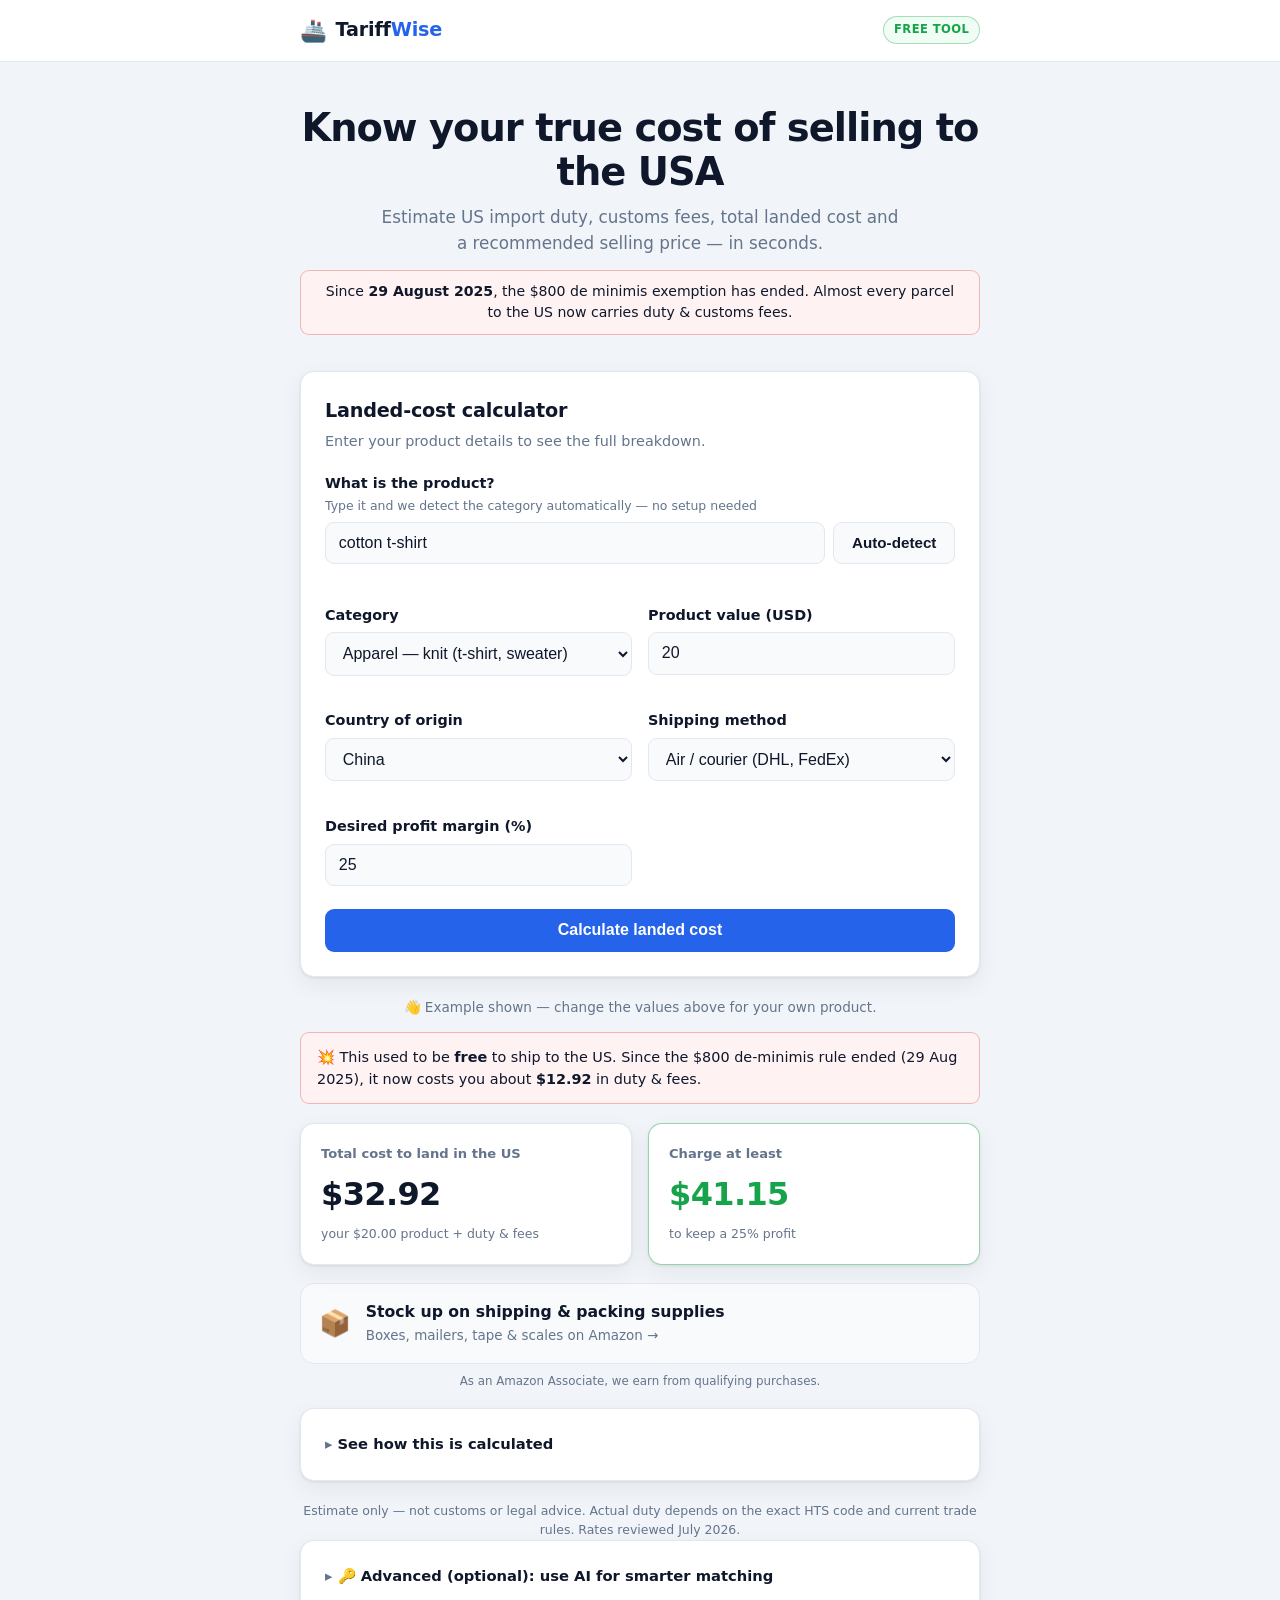
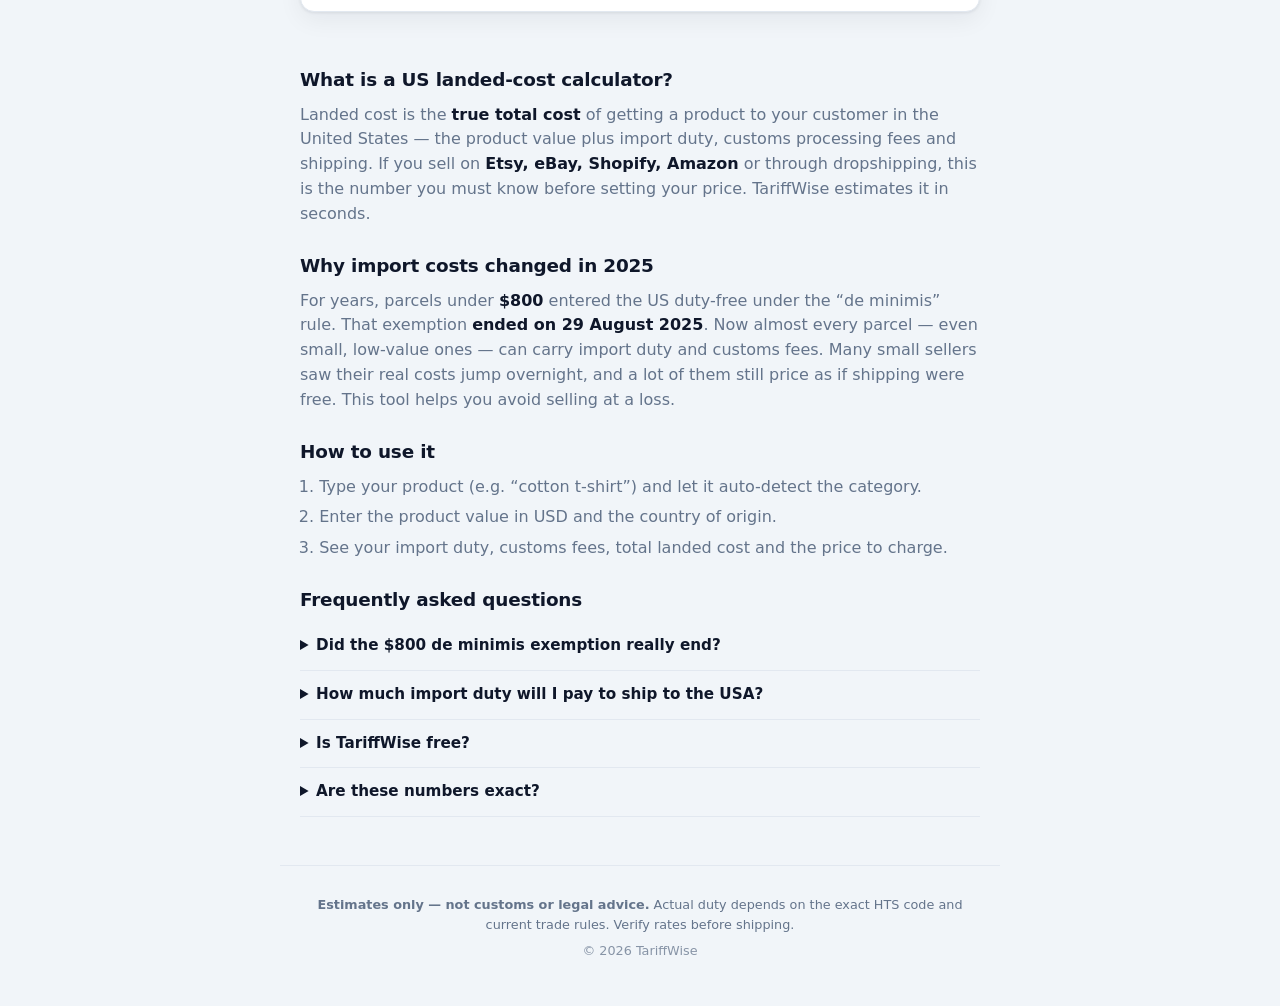
<file: index.html>
<!DOCTYPE html>
<html lang="en">
<head>
  <meta charset="UTF-8" />
  <meta name="viewport" content="width=device-width, initial-scale=1.0" />
  <meta name="google-site-verification" content="H3ZI_r2rt6CNxSW5c4c--3q8e1savcV4D6je3-FaqWc" />
  <title>US Import Duty &amp; Landed-Cost Calculator (Free) — TariffWise</title>
  <meta name="description" content="Free US import duty & landed-cost calculator for Etsy, eBay, Shopify and dropshipping sellers. Estimate tariffs, customs fees and the price to charge after the $800 de minimis exemption ended on 29 Aug 2025." />
  <meta name="keywords" content="US import duty calculator, landed cost calculator, tariff calculator, de minimis ended, $800 de minimis, customs fees USA, Etsy US tariff, eBay import duty, Shopify shipping to USA, dropshipping tariff, HTS code, how much duty to ship to USA" />
  <meta name="robots" content="index, follow" />
  <meta name="theme-color" content="#2563eb" />
  <link rel="canonical" href="https://pradeepprajapati9.github.io/tariffwise/" />

  <!-- Open Graph (Facebook, WhatsApp, LinkedIn previews) -->
  <meta property="og:type" content="website" />
  <meta property="og:title" content="Free US Import Duty & Landed-Cost Calculator — TariffWise" />
  <meta property="og:description" content="See how much duty, customs and total cost your product carries when shipping to the USA — and the price to charge. Free, no signup." />
  <meta property="og:url" content="https://pradeepprajapati9.github.io/tariffwise/" />
  <meta property="og:site_name" content="TariffWise" />

  <!-- Twitter / X card -->
  <meta name="twitter:card" content="summary_large_image" />
  <meta name="twitter:title" content="Free US Import Duty & Landed-Cost Calculator — TariffWise" />
  <meta name="twitter:description" content="Estimate US tariffs, customs fees and your selling price after the $800 de minimis exemption ended. Free, no signup." />

  <link rel="icon" href="data:image/svg+xml,<svg xmlns='http://www.w3.org/2000/svg' viewBox='0 0 100 100'><text y='.9em' font-size='90'>🚢</text></svg>" />
  <link rel="stylesheet" href="css/style.css" />

  <!-- Structured data: helps Google show a rich result -->
  <script type="application/ld+json">
  {
    "@context": "https://schema.org",
    "@graph": [
      {
        "@type": "WebApplication",
        "name": "TariffWise",
        "url": "https://pradeepprajapati9.github.io/tariffwise/",
        "applicationCategory": "BusinessApplication",
        "operatingSystem": "Any (web browser)",
        "offers": { "@type": "Offer", "price": "0", "priceCurrency": "USD" },
        "description": "Free US import duty and landed-cost calculator for online sellers."
      },
      {
        "@type": "FAQPage",
        "mainEntity": [
          {
            "@type": "Question",
            "name": "Did the $800 de minimis exemption really end?",
            "acceptedAnswer": { "@type": "Answer", "text": "Yes. Effective 29 August 2025, the United States ended the $800 de minimis exemption. Low-value parcels that previously entered duty-free are now subject to import duty and customs fees." }
          },
          {
            "@type": "Question",
            "name": "How much duty will I pay to ship to the USA?",
            "acceptedAnswer": { "@type": "Answer", "text": "It depends on the product category (HTS code), its value, and the country of origin. TariffWise estimates the import duty, customs processing fee and total landed cost so you can price correctly." }
          },
          {
            "@type": "Question",
            "name": "Is TariffWise free?",
            "acceptedAnswer": { "@type": "Answer", "text": "Yes, TariffWise is completely free and needs no signup or login." }
          }
        ]
      }
    ]
  }
  </script>
</head>
<body>
  <!-- ===== Top bar ===== -->
  <header class="topbar">
    <div class="topbar-inner">
      <div class="brand">
        <span class="brand-mark">🚢</span>
        <span class="brand-name">Tariff<span>Wise</span></span>
      </div>
      <span class="badge-free">Free tool</span>
    </div>
  </header>

  <!-- ===== Hero ===== -->
  <section class="hero">
    <h1>Know your true cost of selling to the USA</h1>
    <p class="hero-sub">
      Estimate US import duty, customs fees, total landed cost and a recommended
      selling price — in seconds.
    </p>
    <p class="hero-note">
      Since <strong>29 August 2025</strong>, the $800 de minimis exemption has ended.
      Almost every parcel to the US now carries duty &amp; customs fees.
    </p>
  </section>

  <main>
    <!-- ===== Calculator ===== -->
    <form id="calcForm" class="card form-card">
      <div class="card-head">
        <h2>Landed-cost calculator</h2>
        <p class="card-desc">Enter your product details to see the full breakdown.</p>
      </div>

      <!-- AI product description -->
      <div class="field">
        <label for="productDesc">
          What is the product?
          <span class="hint">Type it and we detect the category automatically — no setup needed</span>
        </label>
        <div class="row">
          <input type="text" id="productDesc"
                 placeholder="e.g. cotton t-shirt, silver ring, ceramic mug" />
          <button type="button" id="aiBtn" class="btn ghost">Auto-detect</button>
        </div>
        <div id="aiStatus" class="status"></div>
      </div>

      <!-- Manual inputs -->
      <div class="grid">
        <div class="field">
          <label for="category">Category</label>
          <select id="category"></select>
        </div>
        <div class="field">
          <label for="value">Product value (USD)</label>
          <input type="number" id="value" min="0" step="0.01" placeholder="20" required />
        </div>
        <div class="field">
          <label for="country">Country of origin</label>
          <select id="country"></select>
        </div>
        <div class="field">
          <label for="shipMode">Shipping method</label>
          <select id="shipMode"></select>
        </div>
        <div class="field">
          <label for="margin">Desired profit margin (%)</label>
          <input type="number" id="margin" min="0" step="1" value="25" />
        </div>
      </div>

      <button type="submit" class="btn primary">Calculate landed cost</button>
    </form>

    <!-- ===== Result ===== -->
    <div id="result"></div>

    <!-- ===== Optional Gemini key ===== -->
    <details class="card keybox">
      <summary>🔑 Advanced (optional): use AI for smarter matching</summary>
      <p class="small">
        Auto-detect already works without any setup. This is only for power users
        who want AI-refined classification: add your own free Gemini key from
        <a href="https://aistudio.google.com/apikey" target="_blank" rel="noopener">aistudio.google.com/apikey</a>.
        Your key is stored only in this browser — it is never sent to our servers
        (there is no server).
      </p>
      <div class="row">
        <input type="password" id="apiKey" placeholder="AIza..." />
        <button type="button" id="saveKeyBtn" class="btn ghost">Save key</button>
      </div>
      <div id="keyStatus" class="status"></div>
    </details>
    <!-- ===== SEO / explainer content ===== -->
    <section class="info">
      <h2>What is a US landed-cost calculator?</h2>
      <p>
        Landed cost is the <strong>true total cost</strong> of getting a product to
        your customer in the United States — the product value plus import duty,
        customs processing fees and shipping. If you sell on <strong>Etsy, eBay,
        Shopify, Amazon</strong> or through dropshipping, this is the number you
        must know before setting your price. TariffWise estimates it in seconds.
      </p>

      <h2>Why import costs changed in 2025</h2>
      <p>
        For years, parcels under <strong>$800</strong> entered the US duty-free
        under the “de minimis” rule. That exemption <strong>ended on 29 August
        2025</strong>. Now almost every parcel — even small, low-value ones — can
        carry import duty and customs fees. Many small sellers saw their real costs
        jump overnight, and a lot of them still price as if shipping were free.
        This tool helps you avoid selling at a loss.
      </p>

      <h2>How to use it</h2>
      <ol class="how">
        <li>Type your product (e.g. “cotton t-shirt”) and let it auto-detect the category.</li>
        <li>Enter the product value in USD and the country of origin.</li>
        <li>See your import duty, customs fees, total landed cost and the price to charge.</li>
      </ol>

      <h2>Frequently asked questions</h2>
      <details class="faq"><summary>Did the $800 de minimis exemption really end?</summary>
        <p>Yes. Effective 29 August 2025, the US ended the $800 de minimis exemption.
        Parcels that previously entered duty-free are now subject to duty and customs fees.</p></details>
      <details class="faq"><summary>How much import duty will I pay to ship to the USA?</summary>
        <p>It depends on the product category (HTS code), its value and the country of
        origin. TariffWise estimates the duty, customs processing fee and total landed cost.</p></details>
      <details class="faq"><summary>Is TariffWise free?</summary>
        <p>Yes — it is completely free and needs no signup or login. Just open and use it.</p></details>
      <details class="faq"><summary>Are these numbers exact?</summary>
        <p>They are careful estimates, not customs or legal advice. Actual duty depends on the
        exact HTS code and current trade rules, which change often. Always verify before shipping.</p></details>
    </section>
  </main>

  <footer class="site-footer">
    <p><strong>Estimates only — not customs or legal advice.</strong>
       Actual duty depends on the exact HTS code and current trade rules. Verify rates before shipping.</p>
    <p class="copyright">© 2026 TariffWise</p>
  </footer>

  <script type="module" src="js/app.js"></script>
</body>
</html>
</file>
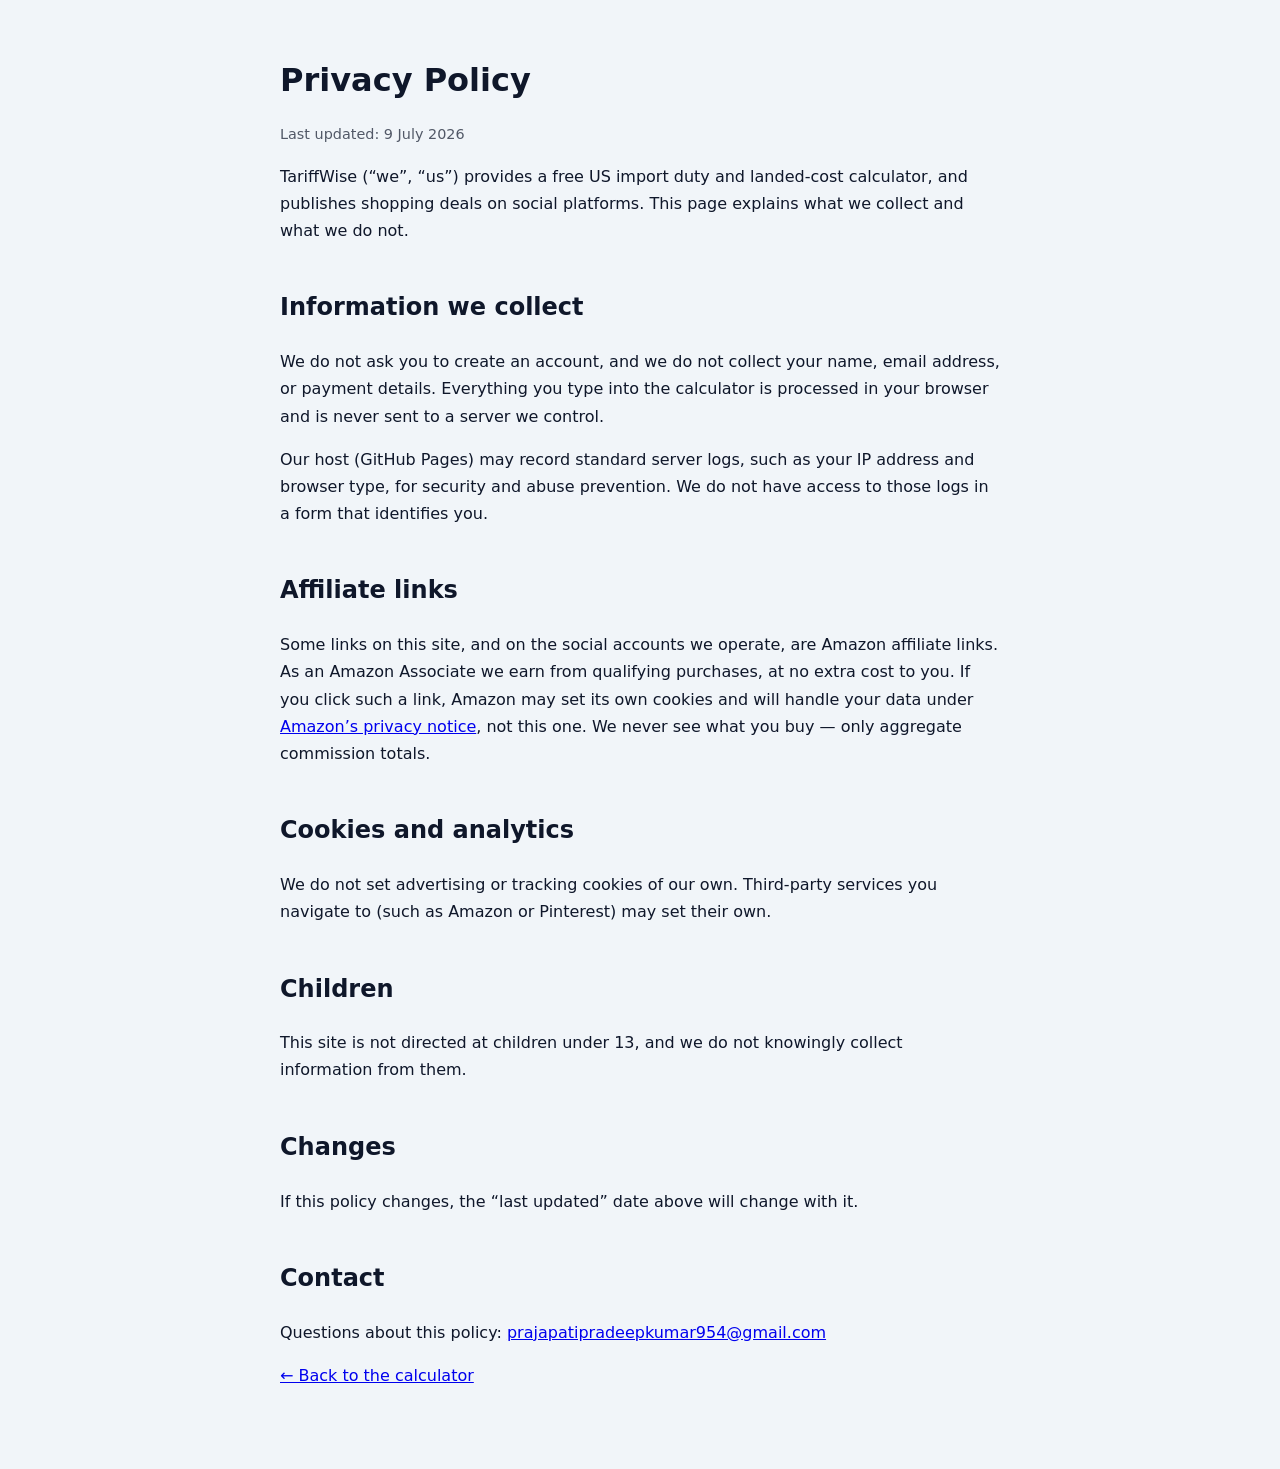
<file: privacy.html>
<!DOCTYPE html>
<html lang="en">
<head>
  <meta charset="utf-8" />
  <meta name="viewport" content="width=device-width, initial-scale=1" />
  <title>Privacy Policy — TariffWise</title>
  <meta name="description" content="Privacy policy for TariffWise: what data we collect, how affiliate links work, and how to contact us." />
  <link rel="canonical" href="https://pradeepprajapati9.github.io/tariffwise/privacy.html" />
  <link rel="icon" href="data:image/svg+xml,<svg xmlns='http://www.w3.org/2000/svg' viewBox='0 0 100 100'><text y='.9em' font-size='90'>🚢</text></svg>" />
  <link rel="stylesheet" href="css/style.css" />
  <style>
    .legal { max-width: 760px; margin: 0 auto; padding: 32px 20px 64px; line-height: 1.7; }
    .legal h1 { margin-bottom: .25em; }
    .legal h2 { margin-top: 1.8em; }
    .legal .updated { opacity: .7; font-size: .9em; }
  </style>
</head>
<body>
  <main class="legal">
    <h1>Privacy Policy</h1>
    <p class="updated">Last updated: 9 July 2026</p>

    <p>
      TariffWise (“we”, “us”) provides a free US import duty and landed-cost
      calculator, and publishes shopping deals on social platforms. This page
      explains what we collect and what we do not.
    </p>

    <h2>Information we collect</h2>
    <p>
      We do not ask you to create an account, and we do not collect your name,
      email address, or payment details. Everything you type into the calculator
      is processed in your browser and is never sent to a server we control.
    </p>
    <p>
      Our host (GitHub Pages) may record standard server logs, such as your IP
      address and browser type, for security and abuse prevention. We do not
      have access to those logs in a form that identifies you.
    </p>

    <h2>Affiliate links</h2>
    <p>
      Some links on this site, and on the social accounts we operate, are Amazon
      affiliate links. As an Amazon Associate we earn from qualifying purchases,
      at no extra cost to you. If you click such a link, Amazon may set its own
      cookies and will handle your data under
      <a href="https://www.amazon.in/gp/help/customer/display.html?nodeId=200534380" rel="noopener nofollow">Amazon’s privacy notice</a>,
      not this one. We never see what you buy — only aggregate commission totals.
    </p>

    <h2>Cookies and analytics</h2>
    <p>
      We do not set advertising or tracking cookies of our own. Third-party
      services you navigate to (such as Amazon or Pinterest) may set their own.
    </p>

    <h2>Children</h2>
    <p>
      This site is not directed at children under 13, and we do not knowingly
      collect information from them.
    </p>

    <h2>Changes</h2>
    <p>
      If this policy changes, the “last updated” date above will change with it.
    </p>

    <h2>Contact</h2>
    <p>
      Questions about this policy: <a href="mailto:prajapatipradeepkumar954@gmail.com">prajapatipradeepkumar954@gmail.com</a>
    </p>

    <p><a href="./">&larr; Back to the calculator</a></p>
  </main>
</body>
</html>
</file>
<file: css/style.css>
/* ============================================================
   TariffWise — professional, clean UI (light + dark aware)
   ============================================================ */

:root {
  --bg: #f1f5f9;
  --surface: #ffffff;
  --surface-2: #f8fafc;
  --text: #0f172a;
  --muted: #64748b;
  --border: #e2e8f0;
  --primary: #2563eb;
  --primary-hover: #1d4ed8;
  --primary-ink: #ffffff;
  --success: #16a34a;
  --success-soft: #f0fdf4;
  --danger: #dc2626;
  --danger-soft: #fef2f2;
  --shadow: 0 1px 3px rgba(15, 23, 42, .08), 0 8px 24px rgba(15, 23, 42, .06);
  --radius: 14px;
  --radius-sm: 9px;
}

@media (prefers-color-scheme: dark) {
  :root {
    --bg: #0b1120;
    --surface: #131c31;
    --surface-2: #1b2740;
    --text: #e5edff;
    --muted: #93a4c4;
    --border: #263450;
    --primary: #3b82f6;
    --primary-hover: #60a5fa;
    --primary-ink: #06122b;
    --success: #34d399;
    --success-soft: #0d2a20;
    --danger: #f87171;
    --danger-soft: #2a1516;
    --shadow: 0 1px 3px rgba(0, 0, 0, .4), 0 12px 32px rgba(0, 0, 0, .35);
  }
}

* { box-sizing: border-box; }

body {
  margin: 0;
  font-family: "Inter", system-ui, -apple-system, "Segoe UI", Roboto, sans-serif;
  background: var(--bg);
  color: var(--text);
  line-height: 1.55;
  -webkit-font-smoothing: antialiased;
}

/* ===== Top bar ===== */
.topbar {
  background: var(--surface);
  border-bottom: 1px solid var(--border);
  position: sticky;
  top: 0;
  z-index: 10;
}
.topbar-inner {
  max-width: 720px;
  margin: 0 auto;
  padding: .85rem 1.25rem;
  display: flex;
  align-items: center;
  justify-content: space-between;
}
.brand { display: flex; align-items: center; gap: .55rem; font-size: 1.2rem; font-weight: 700; letter-spacing: -.01em; }
.brand-mark { font-size: 1.35rem; }
.brand-name span { color: var(--primary); }
.badge-free {
  font-size: .72rem;
  font-weight: 600;
  color: var(--success);
  background: var(--success-soft);
  border: 1px solid color-mix(in srgb, var(--success) 35%, transparent);
  padding: .25rem .6rem;
  border-radius: 999px;
  text-transform: uppercase;
  letter-spacing: .04em;
}

/* ===== Hero ===== */
.hero {
  max-width: 720px;
  margin: 0 auto;
  padding: 2.75rem 1.25rem 1.25rem;
  text-align: center;
}
.hero h1 {
  margin: 0 0 .6rem;
  font-size: clamp(1.7rem, 4.5vw, 2.4rem);
  font-weight: 800;
  letter-spacing: -.025em;
  line-height: 1.15;
}
.hero-sub { margin: 0 auto .9rem; max-width: 520px; font-size: 1.05rem; color: var(--muted); }
.hero-note {
  display: inline-block;
  margin: 0;
  font-size: .88rem;
  color: var(--text);
  background: var(--danger-soft);
  border: 1px solid color-mix(in srgb, var(--danger) 30%, transparent);
  padding: .6rem 1rem;
  border-radius: var(--radius-sm);
}

/* ===== Layout ===== */
main {
  max-width: 720px;
  margin: 0 auto;
  padding: 1rem 1.25rem 2rem;
}

.card {
  background: var(--surface);
  border: 1px solid var(--border);
  border-radius: var(--radius);
  padding: 1.5rem;
  margin-bottom: 1.25rem;
  box-shadow: var(--shadow);
}
.card-head { margin-bottom: 1.25rem; }
.card-head h2 { margin: 0 0 .25rem; font-size: 1.2rem; font-weight: 700; letter-spacing: -.01em; }
.card-desc { margin: 0; color: var(--muted); font-size: .9rem; }

/* ===== Form fields ===== */
.field { margin-bottom: 1.1rem; }
.field label {
  display: block;
  font-weight: 600;
  margin-bottom: .4rem;
  font-size: .9rem;
}
.hint { display: block; font-weight: 400; color: var(--muted); font-size: .78rem; margin-top: .1rem; }

input, select {
  width: 100%;
  padding: .7rem .8rem;
  border-radius: var(--radius-sm);
  border: 1px solid var(--border);
  background: var(--surface-2);
  color: var(--text);
  font-size: 1rem;
  transition: border-color .15s, box-shadow .15s;
}
input::placeholder { color: var(--muted); opacity: .8; }
input:focus, select:focus {
  outline: none;
  border-color: var(--primary);
  box-shadow: 0 0 0 3px color-mix(in srgb, var(--primary) 22%, transparent);
}

.grid {
  display: grid;
  grid-template-columns: 1fr 1fr;
  gap: 1rem;
}
@media (max-width: 520px) { .grid { grid-template-columns: 1fr; } }

.row { display: flex; gap: .55rem; }
.row input { flex: 1; }

/* ===== Buttons ===== */
.btn {
  cursor: pointer;
  border: 1px solid transparent;
  border-radius: var(--radius-sm);
  font-size: .95rem;
  font-weight: 600;
  padding: .7rem 1.1rem;
  transition: background .15s, border-color .15s, opacity .15s;
}
.btn.primary {
  width: 100%;
  background: var(--primary);
  color: var(--primary-ink);
  margin-top: .35rem;
  font-size: 1rem;
}
.btn.primary:hover { background: var(--primary-hover); }
.btn.ghost {
  background: var(--surface-2);
  color: var(--text);
  border-color: var(--border);
  white-space: nowrap;
}
.btn.ghost:hover { border-color: var(--primary); color: var(--primary); }
.btn:disabled { opacity: .55; cursor: wait; }

/* ===== Status text ===== */
.status { font-size: .84rem; margin-top: .45rem; min-height: 1.1em; }
.status.ok { color: var(--success); }
.status.err { color: var(--danger); }

/* ===== Result ===== */
.result-card {
  background: var(--surface);
  border: 1px solid var(--border);
  border-radius: var(--radius);
  padding: 1.5rem;
  margin-bottom: 1.25rem;
  box-shadow: var(--shadow);
}
.breakdown { width: 100%; border-collapse: collapse; }
.breakdown td { padding: .6rem .25rem; border-bottom: 1px solid var(--border); }
.breakdown td:last-child { text-align: right; font-variant-numeric: tabular-nums; font-weight: 600; }
.breakdown tr.sub td { color: var(--muted); font-size: .82rem; font-weight: 400; padding: .3rem .25rem .3rem 1rem; }
.breakdown tr.total td {
  font-size: 1.2rem;
  color: var(--text);
  border-top: 2px solid var(--border);
  border-bottom: none;
  padding-top: .85rem;
}
.breakdown tr.total td:last-child { color: var(--primary); }
.breakdown tr.price td { font-size: 1.15rem; font-weight: 700; border-bottom: none; }
.breakdown tr.price td:last-child { color: var(--success); }
.note { color: var(--muted); font-size: .8rem; margin: .9rem 0 0; }

.alert {
  background: var(--danger-soft);
  border: 1px solid color-mix(in srgb, var(--danger) 30%, transparent);
  color: var(--text);
  padding: .8rem 1rem;
  border-radius: var(--radius-sm);
  margin-bottom: 1.15rem;
  font-size: .9rem;
}
.disclaimer { color: var(--muted); font-size: .78rem; text-align: center; margin: 1.1rem 0 0; }

/* ===== Result hero (two big numbers — the first thing a user sees) ===== */
.example-tag {
  text-align: center;
  font-size: .85rem;
  color: var(--muted);
  margin: 0 0 .9rem;
}
.result-hero {
  display: grid;
  grid-template-columns: 1fr 1fr;
  gap: 1rem;
  margin-bottom: 1.1rem;
}
@media (max-width: 520px) { .result-hero { grid-template-columns: 1fr; } }
.hero-num {
  background: var(--surface);
  border: 1px solid var(--border);
  border-radius: var(--radius);
  padding: 1.3rem 1.25rem;
  box-shadow: var(--shadow);
  display: flex;
  flex-direction: column;
  gap: .3rem;
}
.hero-num.accent { border-color: color-mix(in srgb, var(--success) 45%, transparent); }
.hero-num-label { font-size: .82rem; color: var(--muted); font-weight: 600; }
.hero-num-value { font-size: 2rem; font-weight: 800; letter-spacing: -.02em; font-variant-numeric: tabular-nums; }
.hero-num.accent .hero-num-value { color: var(--success); }
.hero-num-sub { font-size: .78rem; color: var(--muted); }

/* ===== Money slot (affiliate CTA) ===== */
.cta-card {
  display: flex;
  align-items: center;
  gap: .9rem;
  text-decoration: none;
  background: var(--surface-2);
  border: 1px solid var(--border);
  border-radius: var(--radius);
  padding: 1rem 1.15rem;
  margin-bottom: 1.1rem;
  transition: border-color .15s, transform .1s;
}
.cta-card:hover { border-color: var(--primary); transform: translateY(-1px); }
.cta-icon { font-size: 1.6rem; }
.cta-text { display: flex; flex-direction: column; gap: .15rem; }
.cta-text strong { color: var(--text); font-size: .98rem; }
.cta-text span { color: var(--muted); font-size: .84rem; }
.affiliate-note { color: var(--muted); font-size: .74rem; text-align: center; margin: -.6rem 0 1.1rem; }

/* Breakdown collapsed by default — keeps jargon out of the way */
.breakdown-box summary {
  cursor: pointer;
  font-weight: 600;
  font-size: .92rem;
  list-style: none;
}
.breakdown-box summary::-webkit-details-marker { display: none; }
.breakdown-box summary::before { content: "▸ "; color: var(--muted); }
.breakdown-box[open] summary::before { content: "▾ "; }
.breakdown-box[open] summary { margin-bottom: .75rem; }

/* ===== Key box ===== */
.keybox summary {
  cursor: pointer;
  font-weight: 600;
  font-size: .92rem;
  list-style: none;
}
.keybox summary::-webkit-details-marker { display: none; }
.keybox summary::before { content: "▸ "; color: var(--muted); }
.keybox[open] summary::before { content: "▾ "; }
.keybox .row, .keybox .small { margin-top: .9rem; }
.small { color: var(--muted); font-size: .82rem; }
.small a { color: var(--primary); }

/* ===== SEO / info content ===== */
.info {
  max-width: 720px;
  margin: .5rem auto 0;
  padding: .5rem 0 1rem;
}
.info h2 {
  font-size: 1.15rem;
  font-weight: 700;
  letter-spacing: -.01em;
  margin: 1.6rem 0 .5rem;
}
.info p { color: var(--muted); margin: 0 0 .6rem; }
.info p strong { color: var(--text); }
.info .how { color: var(--muted); padding-left: 1.2rem; margin: 0 0 .6rem; }
.info .how li { margin-bottom: .35rem; }
.faq {
  border-bottom: 1px solid var(--border);
  padding: .75rem 0;
}
.faq summary { cursor: pointer; font-weight: 600; font-size: .95rem; }
.faq p { margin: .5rem 0 0; font-size: .9rem; }

/* ===== Footer ===== */
.site-footer {
  max-width: 720px;
  margin: 0 auto;
  padding: 1.5rem 1.25rem 2.5rem;
  text-align: center;
  color: var(--muted);
  font-size: .8rem;
  border-top: 1px solid var(--border);
}
.site-footer p { margin: .35rem 0; }
.copyright { opacity: .75; }
</file>
